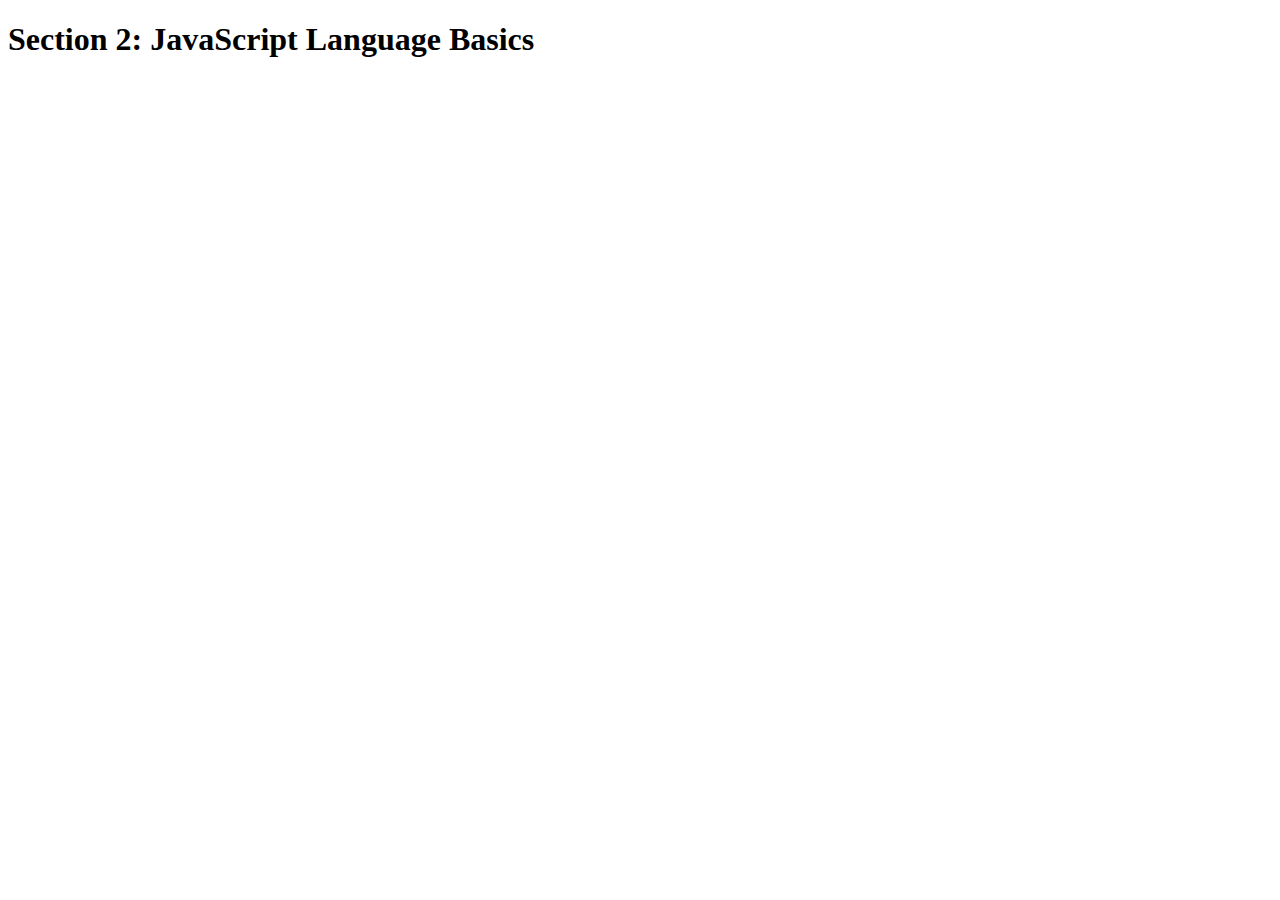
<file: 01-Fundamenetals-pt-1/index.html>
<!DOCTYPE html>
<html lang="en">
  <head>
    <meta charset="UTF-8" />
    <meta name="viewport" content="width=device-width, initial-scale=1.0" />
    <title>Section 2: JavaScript Language Basics</title>
  </head>
  <body>
    <h1>Section 2: JavaScript Language Basics</h1>
    
  </body>

  <p></p>
  <script src="./scritp.js"></script>
</html>
</file>
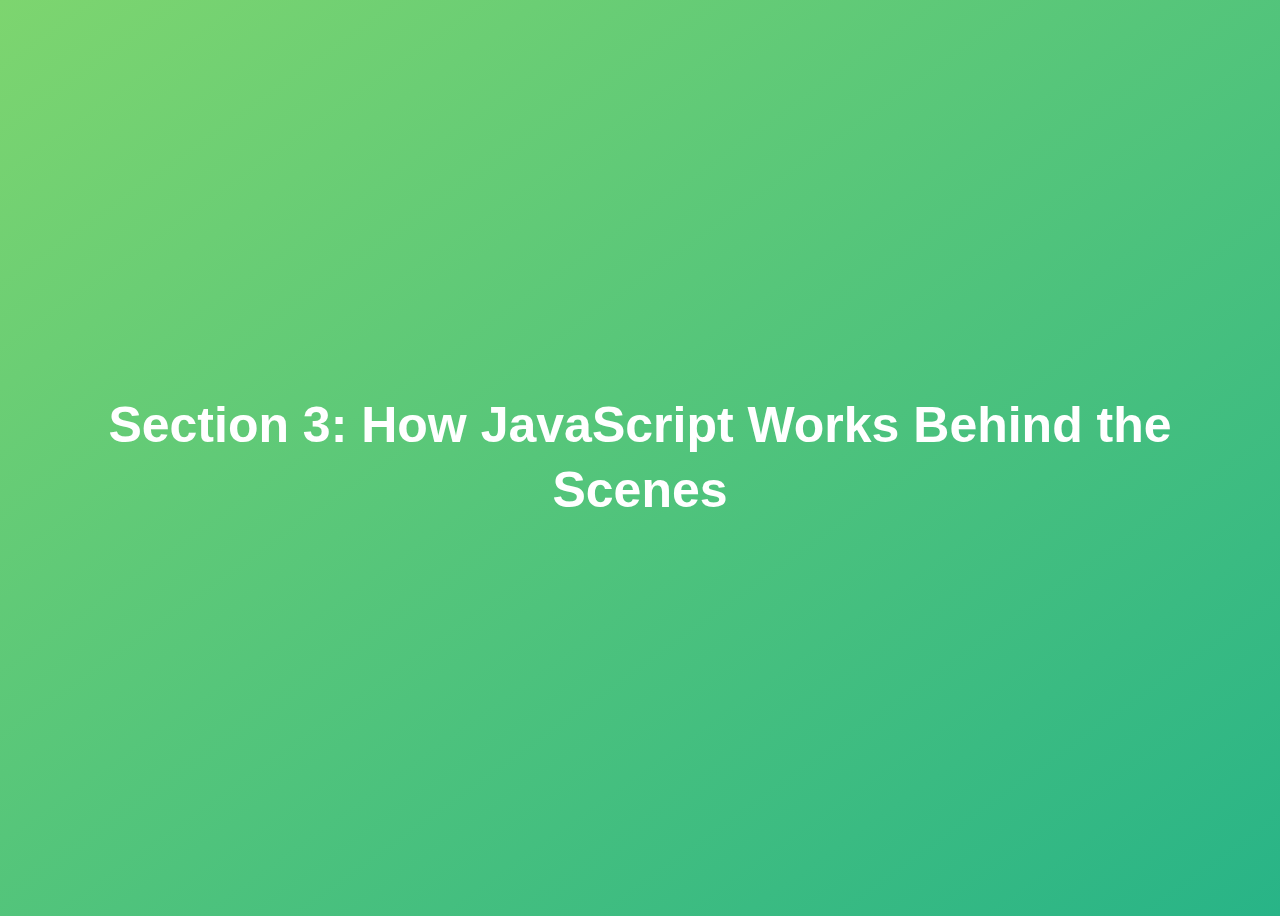
<file: 02-Fundamentals-pt-2/index.html>
<!DOCTYPE html>
<html lang="en">
  <head>
    <meta charset="UTF-8" />
    <meta name="viewport" content="width=device-width, initial-scale=1.0" />
    <title>How JS Works</title>
  </head>
  <style>
    body {
      height: 100vh;
      display: flex;
      align-items: center;
      background: linear-gradient(to top left, #28b487, #7dd56f);
    }
    h1 {
      font-family: sans-serif;
      font-size: 50px;
      line-height: 1.3;
      width: 100%;
      padding: 30px;
      text-align: center;
      color: white;
    }
  </style>

  <body>
    <h1>Section 3: How JavaScript Works Behind the Scenes</h1>
    <script src="script.js"></script>
  </body>
</html>
</file>
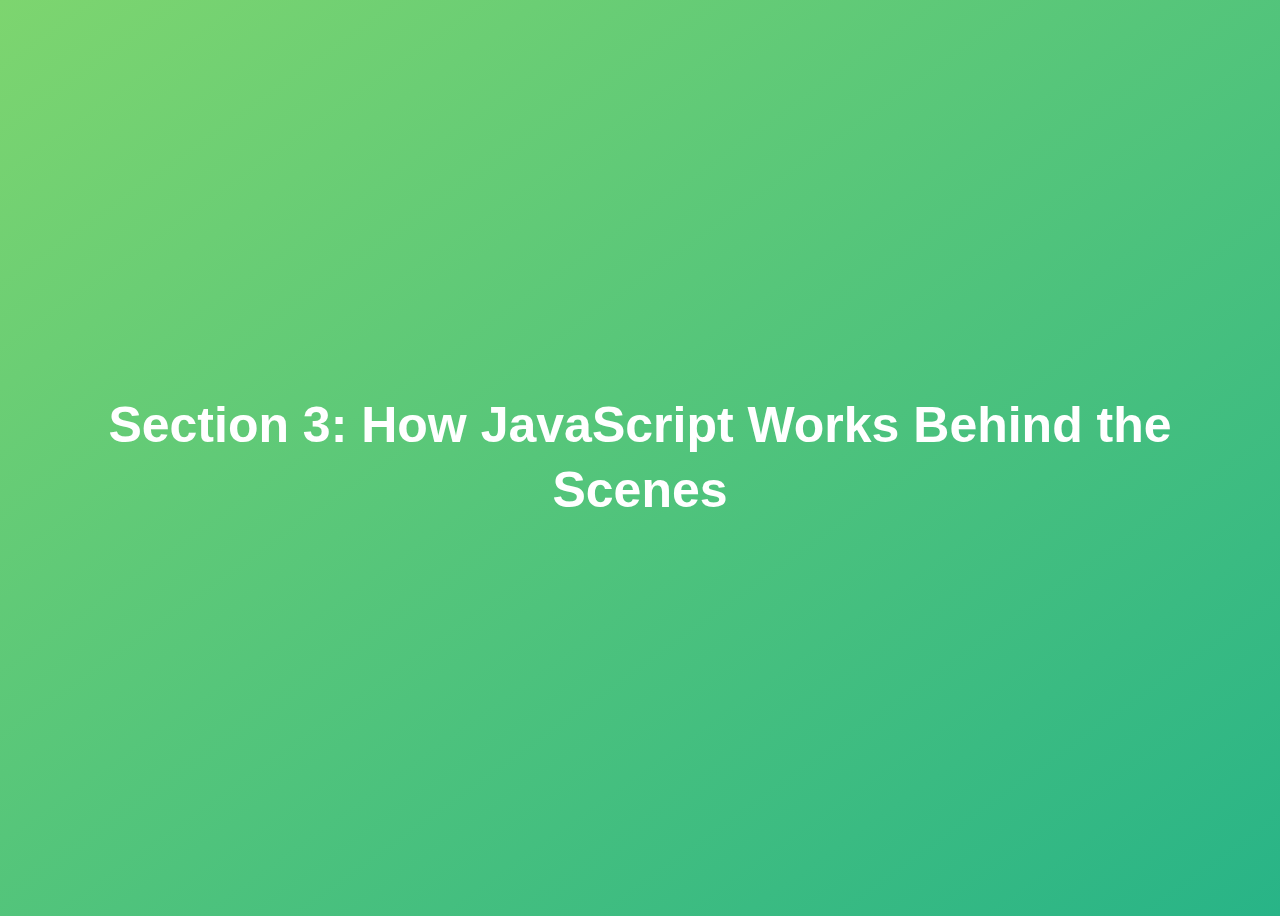
<file: 03-Developers-Skills/index.html>
<!DOCTYPE html>
<html lang="en">
  <head>
    <meta charset="UTF-8" />
    <meta name="viewport" content="width=device-width, initial-scale=1.0" />
    <title>How JS Works</title>
  </head>
  <style>
    body {
      height: 100vh;
      display: flex;
      align-items: center;
      background: linear-gradient(to top left, #28b487, #7dd56f);
    }
    h1 {
      font-family: sans-serif;
      font-size: 50px;
      line-height: 1.3;
      width: 100%;
      padding: 30px;
      text-align: center;
      color: white;
    }
  </style>

  <body>
    <h1>Section 3: How JavaScript Works Behind the Scenes</h1>
    <script src="./script.js"></script>
  </body>
</html>
</file>
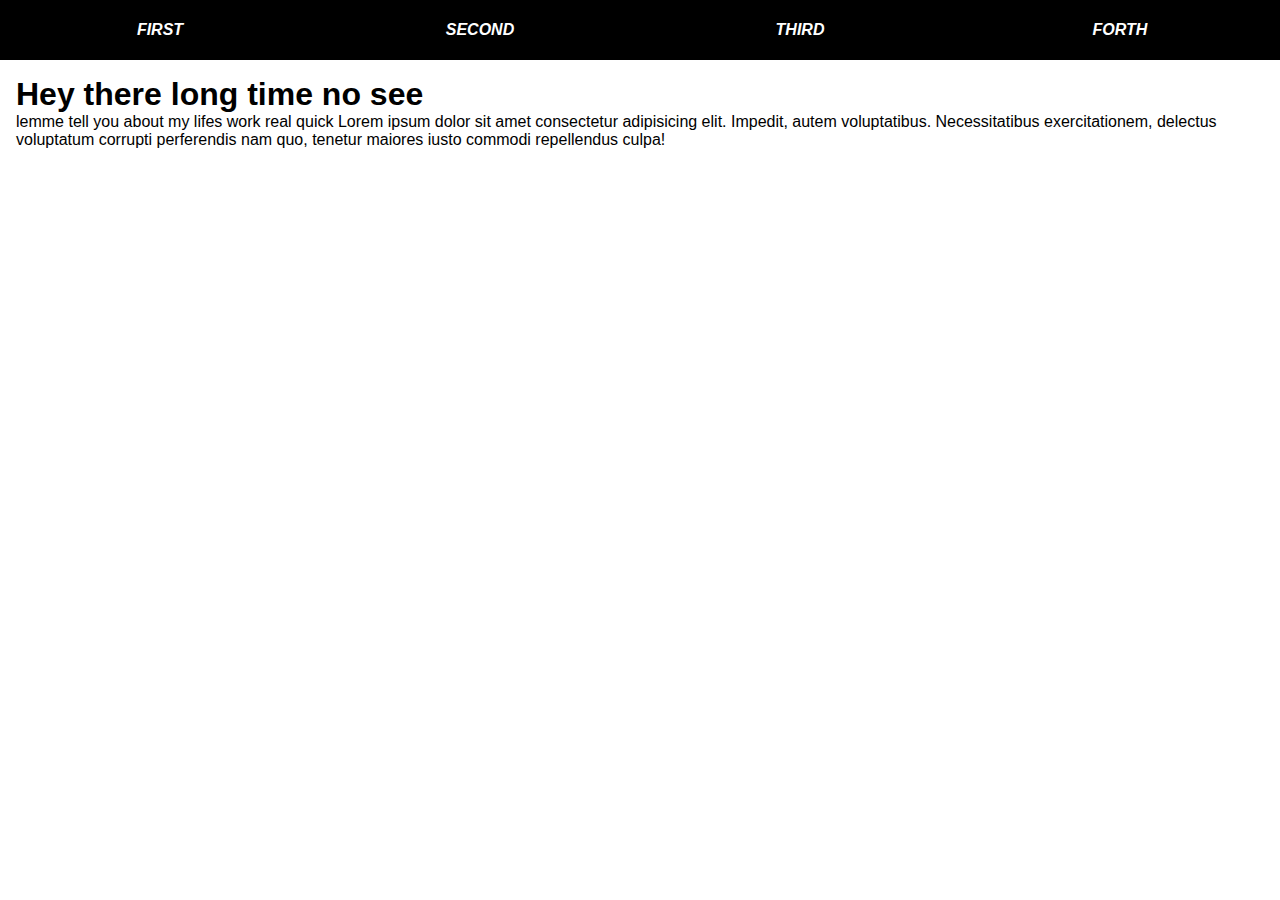
<file: 04-HTML-CSS/index.html>
<!DOCTYPE html>
<html lang="en">
<head>
    <meta charset="UTF-8">
    <meta http-equiv="X-UA-Compatible" content="IE=edge">
    <meta name="viewport" content="width=device-width, initial-scale=1.0">
    <link rel="stylesheet" href="./style.css">
    <title>Html an Css Practice </title>
</head>
<body>
    <header>
<!-- (A) MENU WRAPPER -->
<nav id="hamnav">
    <!-- (B) THE HAMBURGER -->
    <label for="hamburger">&#9776;</label>
    <input type="checkbox" id="hamburger"/>
   
    <!-- (C) MENU ITEMS -->
    <div id="hamitems">
      <a href="a.html">First</a>
      <a href="b.html">Second</a>
      <a href="c.html">Third</a>
      <a href="d.html">Forth</a>
    </div>
  </nav>
    </header>

    <section>
        <h1>Hey there long time no see</h1>
        <p>lemme tell you about my lifes work real quick Lorem ipsum dolor sit amet consectetur adipisicing elit. Impedit, autem voluptatibus. Necessitatibus exercitationem, delectus voluptatum corrupti perferendis nam quo, tenetur maiores iusto commodi repellendus culpa!</p>
    </section>
</body>
</html>
</file>
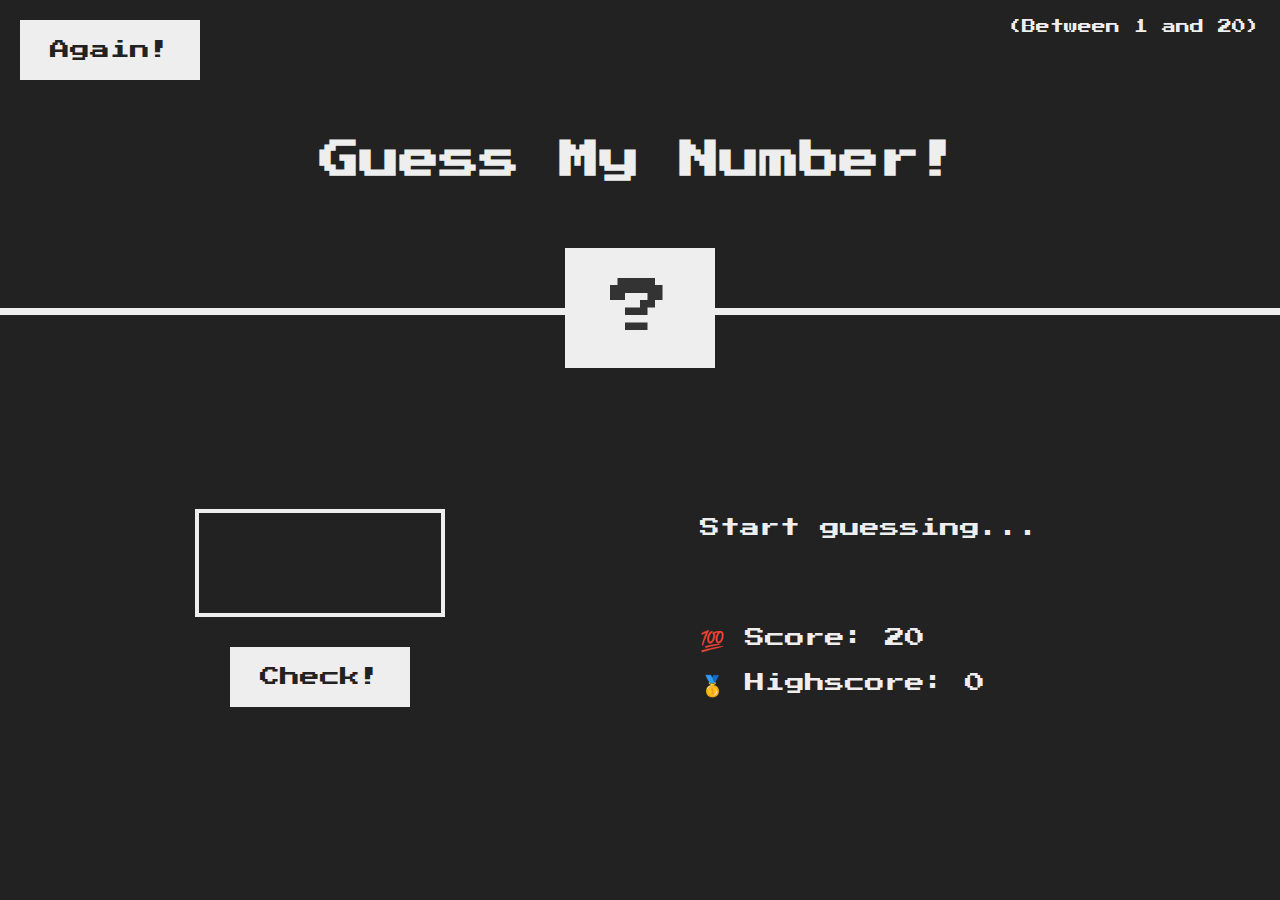
<file: 05-Guess-My-Number/index.html>
<!DOCTYPE html>
<html lang="en">
<head>
    <meta charset="UTF-8">
    <meta http-equiv="X-UA-Compatible" content="IE=edge">
    <meta name="viewport" content="width=device-width, initial-scale=1.0">
    <link rel="stylesheet" href="./styles.css">
    <title>Document</title>
</head>
<body>
    <header>
        <h1>Guess My Number!</h1>
        <p class="between">(Between 1 and 20)</p>
        <button class="btn again">Again!</button>
        <div class="number">?</div>
      </header>
      
      <main>
        <section class="left">
          <input type="number" class="guess" />
          <button class="btn check">Check!</button>
        </section>
        <section class="right">
          <p class="message">Start guessing...</p>
          <p class="label-score">💯 Score: <span class="score">20</span></p>
          <p class="label-highscore">
            🥇 Highscore: <span class="highscore">0</span>
          </p>
        </section>
      </main>
      <script src="./script.js"></script>
</body>
</html>
</file>
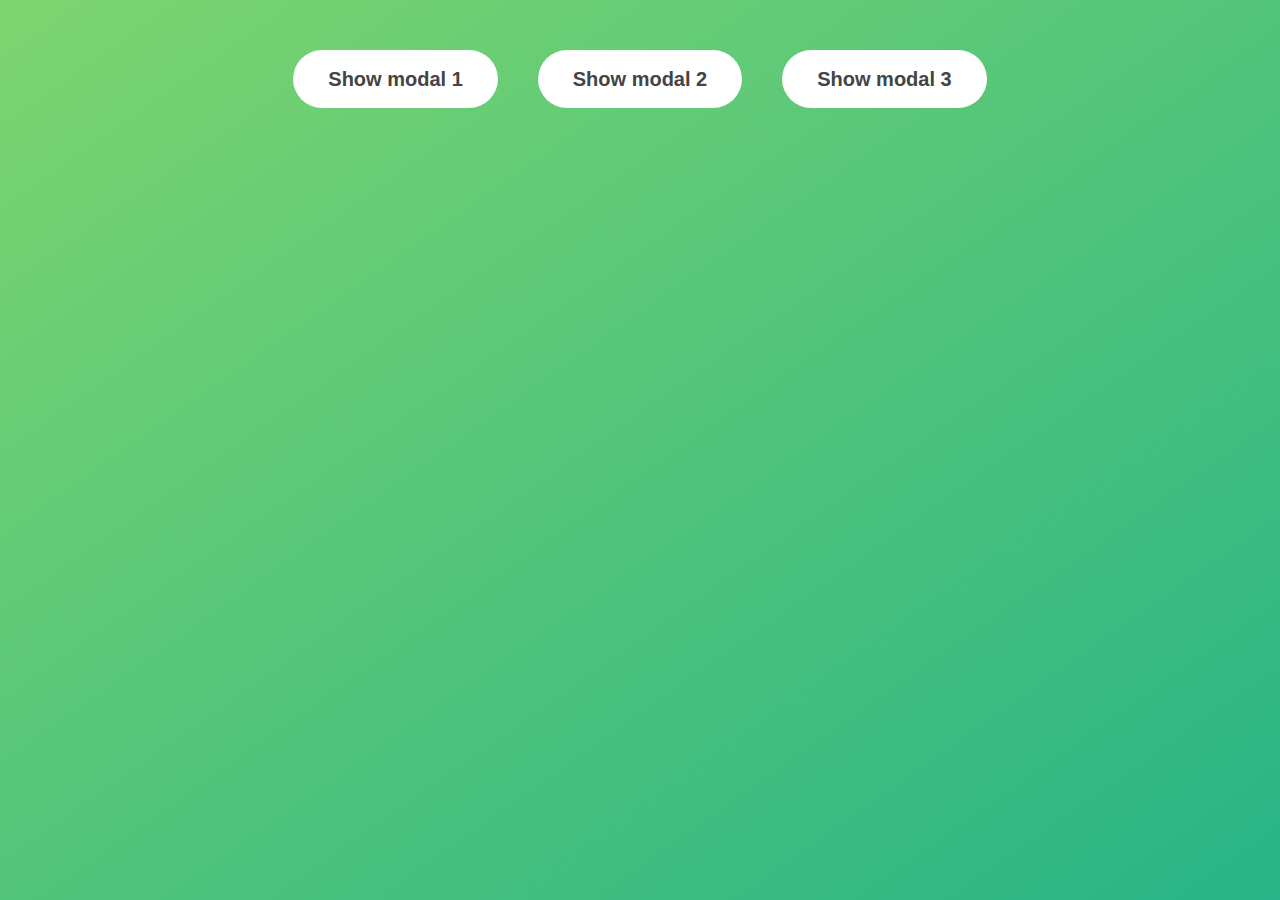
<file: 06-Modal/index.html>
<!DOCTYPE html>
<html lang="en">
<head>
    <meta charset="UTF-8">
    <meta http-equiv="X-UA-Compatible" content="IE=edge">
    <meta name="viewport" content="width=device-width, initial-scale=1.0">
    <link rel="stylesheet" href="./styles.css">
    <title>Model Window</title>
</head>
<body>
    <body>
        <button class="show-modal">Show modal 1</button>
        <button class="show-modal">Show modal 2</button>
        <button class="show-modal">Show modal 3</button>
    
        <div class="modal hidden">
          <button class="close-modal">&times;</button>
          <h1>I'm a modal window 😍</h1>
          <p>
            Lorem ipsum dolor sit amet, consectetur adipisicing elit, sed do eiusmod
            tempor incididunt ut labore et dolore magna aliqua. Ut enim ad minim
            veniam, quis nostrud exercitation ullamco laboris nisi ut aliquip ex ea
            commodo consequat. Duis aute irure dolor in reprehenderit in voluptate
            velit esse cillum dolore eu fugiat nulla pariatur. Excepteur sint
            occaecat cupidatat non proident, sunt in culpa qui officia deserunt
            mollit anim id est laborum.
          </p>
        </div>
        <div class="overlay hidden"></div>
    
        <script src="./script.js"></script>
      </body>
</body>
</html>
</file>
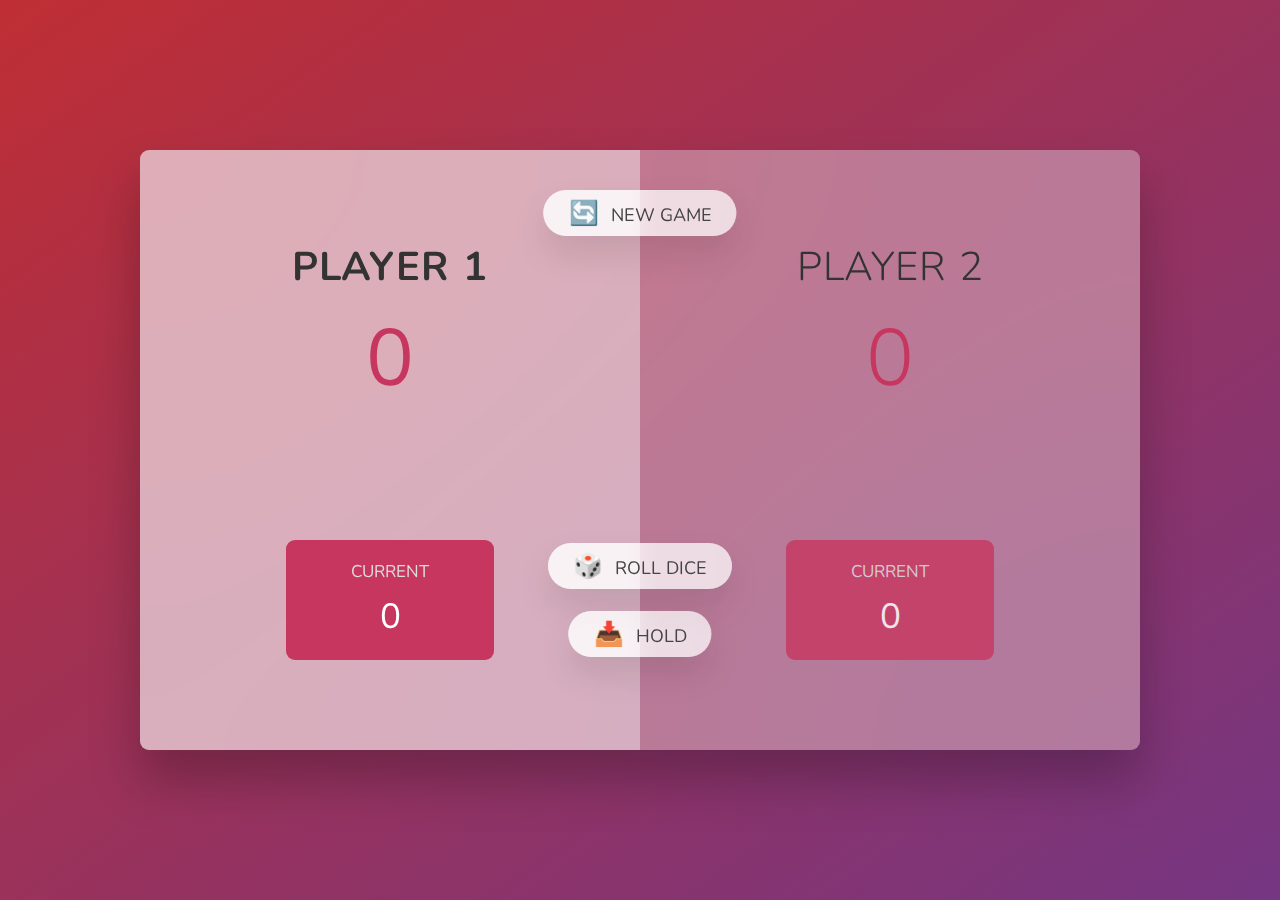
<file: 07-Pig-Game/index.html>
<!DOCTYPE html>
<html lang="en">
<head>
    <meta charset="UTF-8">
    <meta http-equiv="X-UA-Compatible" content="IE=edge">
    <meta name="viewport" content="width=device-width, initial-scale=1.0">
    <link rel="stylesheet" href="./styles.css">
    <title>Document</title>
</head>
<body>
    
    <main>
        <section class="player player--0 player--active">
          <h2 class="name" id="name--0">Player 1</h2>
          <p class="score" id="score--0">43</p>
          <div class="current">
            <p class="current-label">Current</p>
            <p class="current-score" id="current--0">0</p>
          </div>
        </section>
        <section class="player player--1">
          <h2 class="name" id="name--1">Player 2</h2>
          <p class="score" id="score--1">24</p>
          <div class="current">
            <p class="current-label">Current</p>
            <p class="current-score" id="current--1">0</p>
          </div>
        </section>
  
        <img src="dice-5.png" alt="Playing dice" class="dice" />
        <button class="btn btn--new">🔄 New game</button>
        <button class="btn btn--roll">🎲 Roll dice</button>
        <button class="btn btn--hold">📥 Hold</button>
      </main>

    <script src="./script.js"></script>
</body>
</html>
</file>
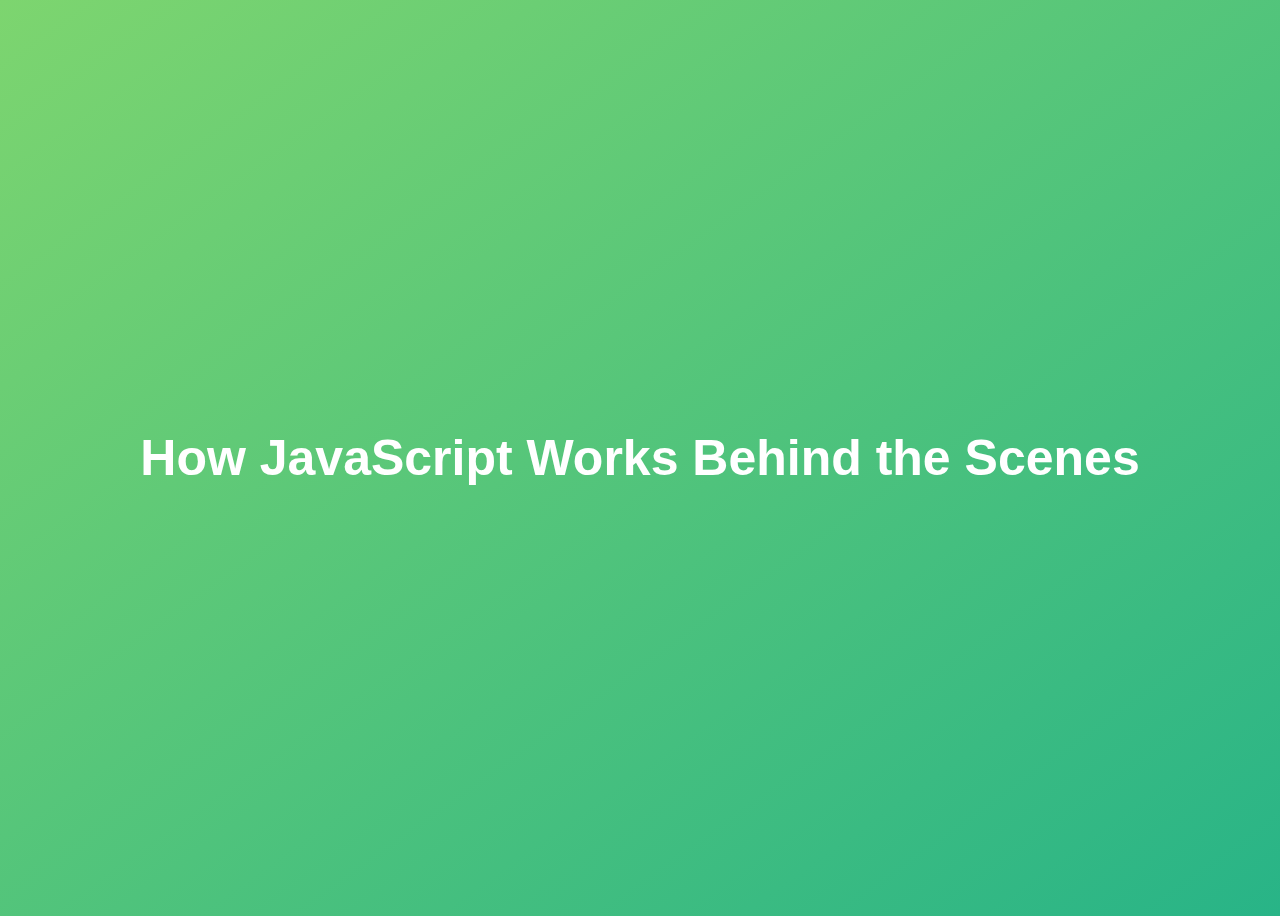
<file: 08-Behind-the-Scenes/index.html>
<!DOCTYPE html>
<html lang="en">
<head>
    <meta charset="UTF-8">
    <meta http-equiv="X-UA-Compatible" content="IE=edge">
    <meta name="viewport" content="width=device-width, initial-scale=1.0">
    <title>How Javascript works behind the scenes</title>
    <style>
        body {
          height: 100vh;
          display: flex;
          align-items: center;
          background: linear-gradient(to top left, #28b487, #7dd56f);
        }
        h1 {
          font-family: sans-serif;
          font-size: 50px;
          line-height: 1.3;
          width: 100%;
          padding: 30px;
          text-align: center;
          color: white;
        }
      </style>
</head>
<body>
    <h1>How JavaScript Works Behind the Scenes</h1>
    <script src="./script.js"></script>
</body>
</html>
</file>
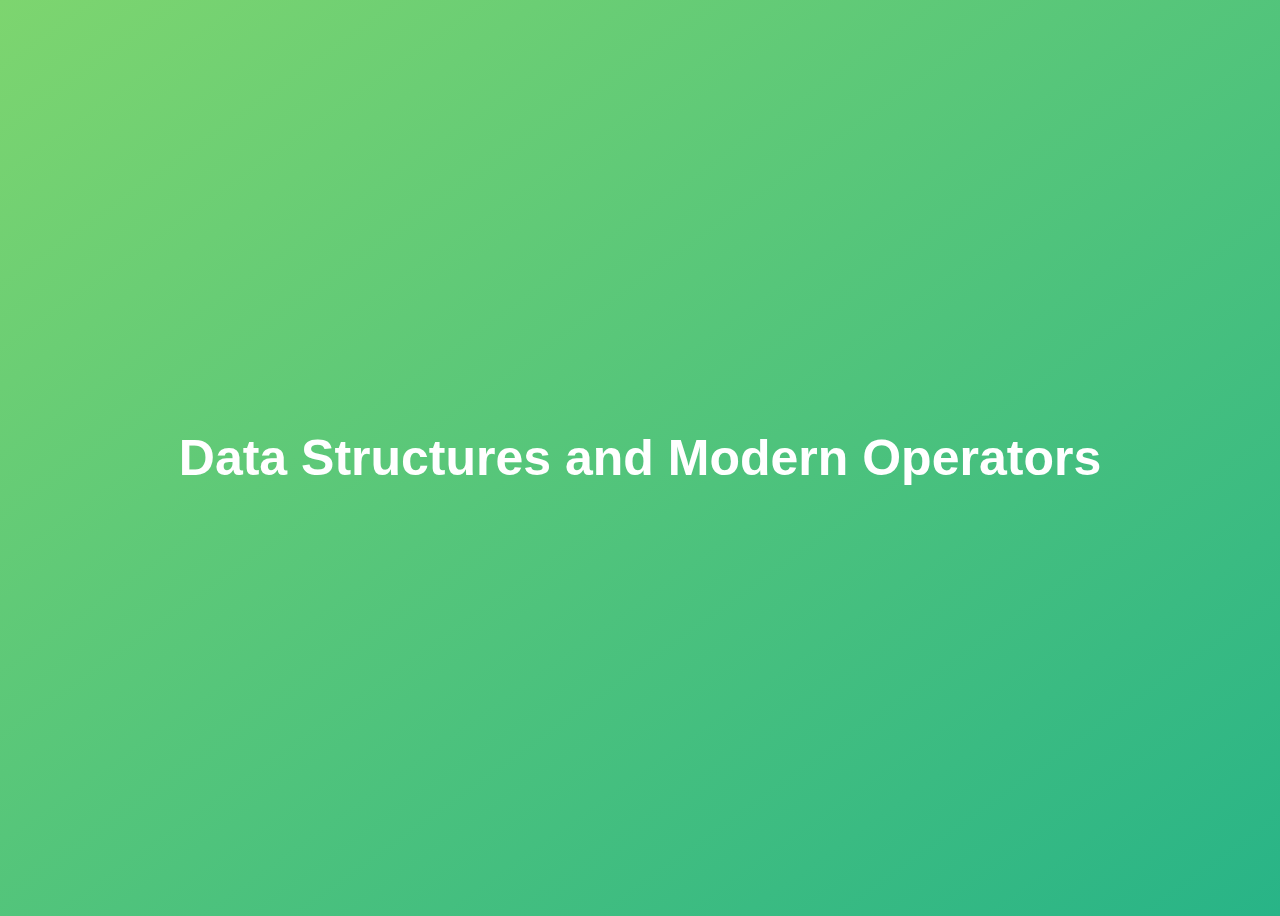
<file: 09-Data-structures-operators/index.html>
<!DOCTYPE html>
<html lang="en">
<head>
    <meta charset="UTF-8">
    <meta http-equiv="X-UA-Compatible" content="IE=edge">
    <meta name="viewport" content="width=device-width, initial-scale=1.0">
    <title>>Data Structures and Modern Operators</title>
    <style>
        body {
          height: 100vh;
          display: flex;
          align-items: center;
          background: linear-gradient(to top left, #28b487, #7dd56f);
        }
        h1 {
          font-family: sans-serif;
          font-size: 50px;
          line-height: 1.3;
          width: 100%;
          padding: 30px;
          text-align: center;
          color: white;
        }
        button {
          width: 50px;
          height: 20px;
          margin: 10px;
        }
        textarea {
          width: 300px;
          height: 100px;
        }
      </style>
</head>
<body>
    <h1>Data Structures and Modern Operators</h1>
    <script src="./script.js"></script>
</body>
</html>
</file>
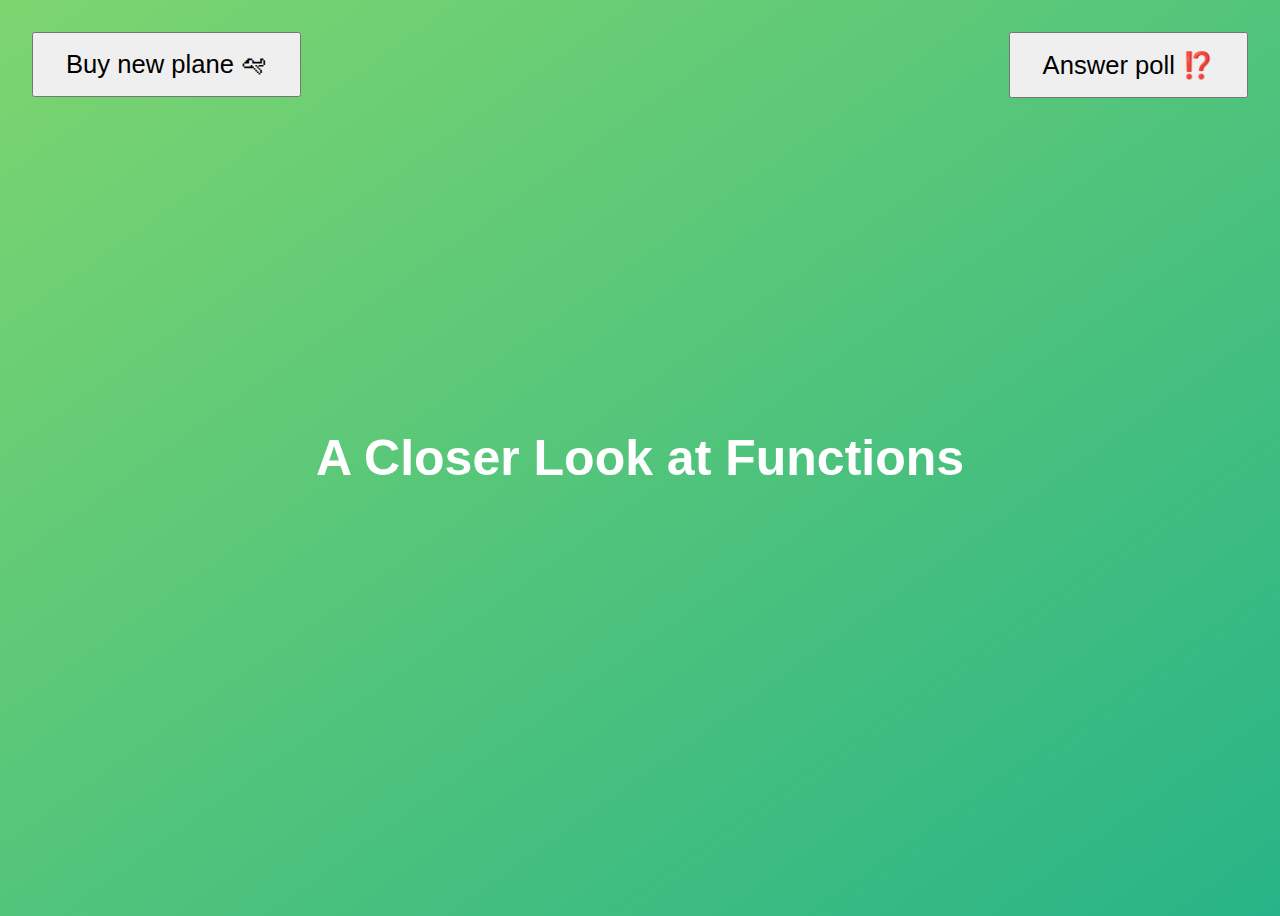
<file: 10-Functions/index.html>
<!DOCTYPE html>
<html lang="en">
  <head>
    <meta charset="UTF-8" />
    <meta name="viewport" content="width=device-width, initial-scale=1.0" />
    <meta http-equiv="X-UA-Compatible" content="ie=edge" />
    <title>A Closer Look at Functions</title>
    <style>
      body {
        height: 100vh;
        display: flex;
        align-items: center;
        background: linear-gradient(to top left, #28b487, #7dd56f);
      }
      h1 {
        font-family: sans-serif;
        font-size: 50px;
        line-height: 1.3;
        width: 100%;
        padding: 30px;
        text-align: center;
        color: white;
      }
      .buy,
      .poll {
        font-size: 1.6rem;
        padding: 1rem 2rem;
        position: absolute;
        top: 2rem;
      }
      .buy {
        left: 2rem;
      }
      .poll {
        right: 2rem;
      }
    </style>
  </head>
  <body>
    <h1>A Closer Look at Functions</h1>
    <button class="buy">Buy new plane 🛩</button>
    <button class="poll">Answer poll ⁉️</button>
    <script src="./script.js"></script>
  </body>
</html>
</file>
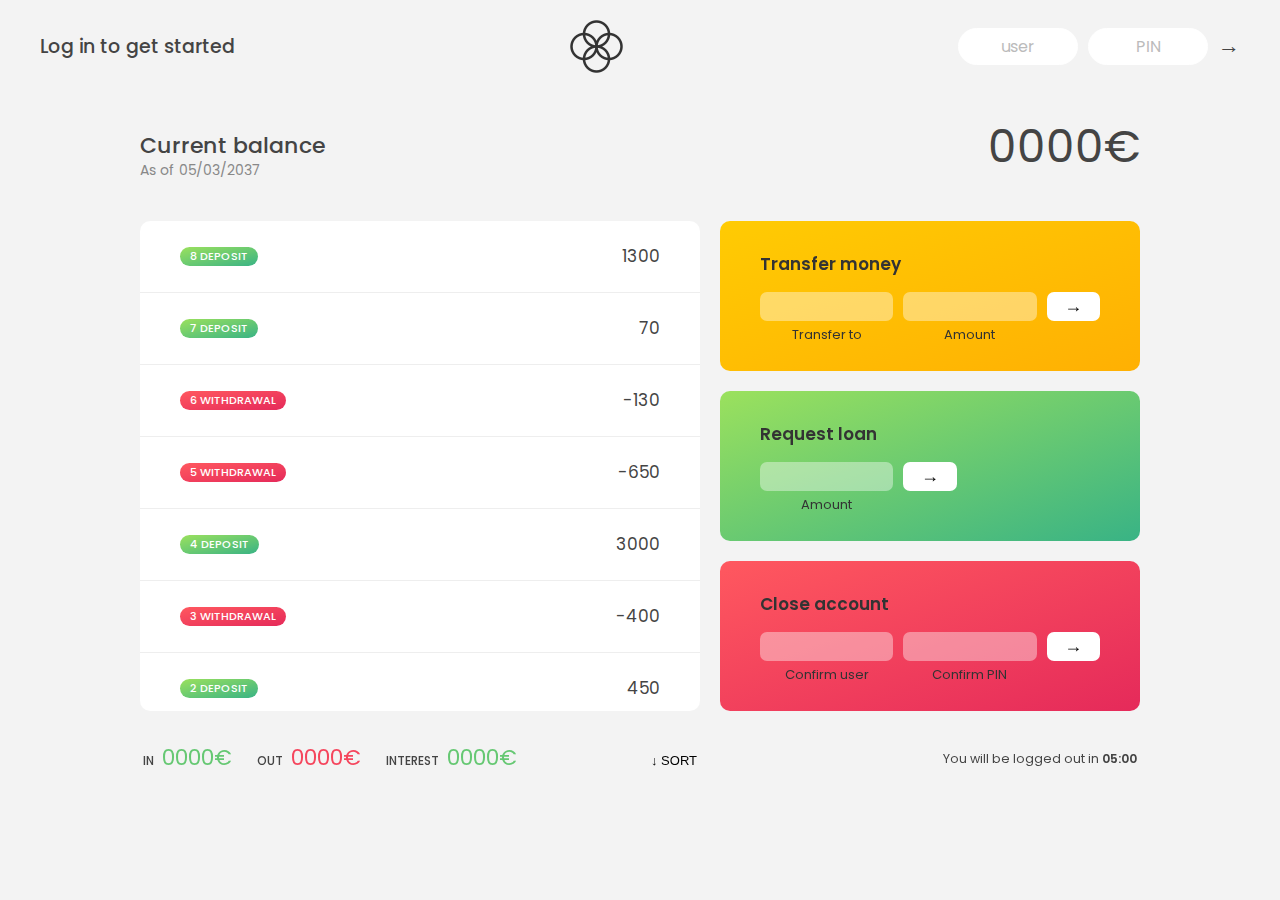
<file: 11-Arrays-Bankist/index.html>
<!DOCTYPE html>
<html lang="en">
  <head>
    <meta charset="UTF-8" />
    <meta name="viewport" content="width=device-width, initial-scale=1.0" />
    <meta http-equiv="X-UA-Compatible" content="ie=edge" />
    <link rel="shortcut icon" type="image/png" href="/icon.png" />

    <link
      href="https://fonts.googleapis.com/css?family=Poppins:400,500,600&display=swap"
      rel="stylesheet"
    />

    <link rel="stylesheet" href="./styles.css" />
    <title>Bankist</title>
  </head>
  <body>
    <!-- TOP NAVIGATION -->
    <nav>
      <p class="welcome">Log in to get started</p>
      <img src="logo.png" alt="Logo" class="logo" />
      <form class="login">
        <input
          type="text"
          placeholder="user"
          class="login__input login__input--user"
        />
        <!-- In practice, use type="password" -->
        <input
          type="text"
          placeholder="PIN"
          maxlength="4"
          class="login__input login__input--pin"
        />
        <button class="login__btn">&rarr;</button>
      </form>
    </nav>

    <main class="app">
      <!-- BALANCE -->
      <div class="balance">
        <div>
          <p class="balance__label">Current balance</p>
          <p class="balance__date">
            As of <span class="date">05/03/2037</span>
          </p>
        </div>
        <p class="balance__value">0000€</p>
      </div>

      <!-- MOVEMENTS -->
      <div class="movements">
        <div class="movements__row">
          <div class="movements__type movements__type--deposit">2 deposit</div>
          <div class="movements__date">3 days ago</div>
          <div class="movements__value">4 000€</div>
        </div>
        <div class="movements__row">
          <div class="movements__type movements__type--withdrawal">
            1 withdrawal
          </div>
          <div class="movements__date">24/01/2037</div>
          <div class="movements__value">-378€</div>
        </div>
      </div>

      <!-- SUMMARY -->
      <div class="summary">
        <p class="summary__label">In</p>
        <p class="summary__value summary__value--in">0000€</p>
        <p class="summary__label">Out</p>
        <p class="summary__value summary__value--out">0000€</p>
        <p class="summary__label">Interest</p>
        <p class="summary__value summary__value--interest">0000€</p>
        <button class="btn--sort">&downarrow; SORT</button>
      </div>

      <!-- OPERATION: TRANSFERS -->
      <div class="operation operation--transfer">
        <h2>Transfer money</h2>
        <form class="form form--transfer">
          <input type="text" class="form__input form__input--to" />
          <input type="number" class="form__input form__input--amount" />
          <button class="form__btn form__btn--transfer">&rarr;</button>
          <label class="form__label">Transfer to</label>
          <label class="form__label">Amount</label>
        </form>
      </div>

      <!-- OPERATION: LOAN -->
      <div class="operation operation--loan">
        <h2>Request loan</h2>
        <form class="form form--loan">
          <input type="number" class="form__input form__input--loan-amount" />
          <button class="form__btn form__btn--loan">&rarr;</button>
          <label class="form__label form__label--loan">Amount</label>
        </form>
      </div>

      <!-- OPERATION: CLOSE -->
      <div class="operation operation--close">
        <h2>Close account</h2>
        <form class="form form--close">
          <input type="text" class="form__input form__input--user" />
          <input
            type="password"
            maxlength="6"
            class="form__input form__input--pin"
          />
          <button class="form__btn form__btn--close">&rarr;</button>
          <label class="form__label">Confirm user</label>
          <label class="form__label">Confirm PIN</label>
        </form>
      </div>

      <!-- LOGOUT TIMER -->
      <p class="logout-timer">
        You will be logged out in <span class="timer">05:00</span>
      </p>
    </main>

    <!-- <footer>
      &copy; by Jonas Schmedtmann. Don't claim as your own :)
    </footer> -->

    <script src="./script.js"></script>
  </body>
</html>
</file>
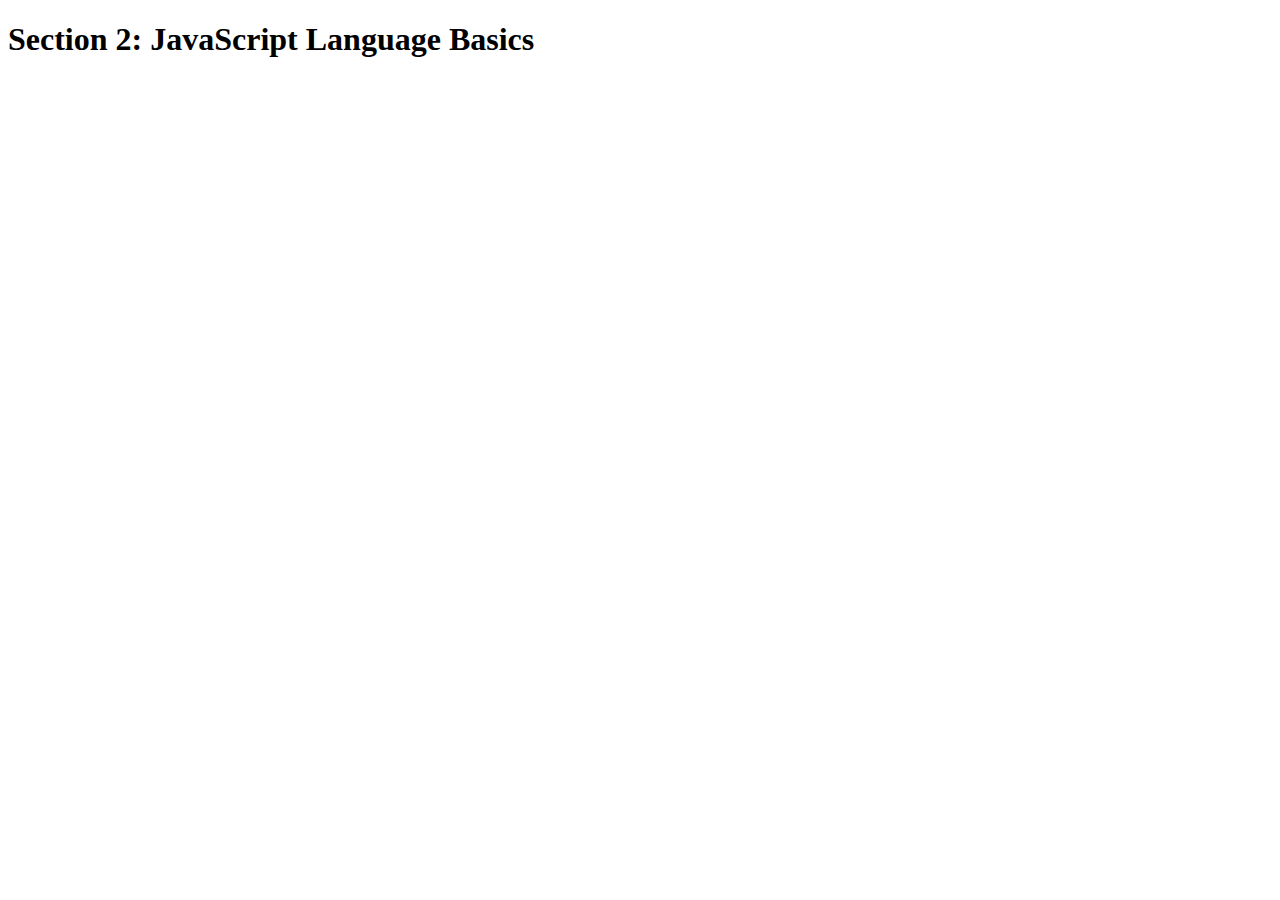
<file: Practice-assignments/index.html>
<!DOCTYPE html>
<html lang="en">
  <head>
    <meta charset="UTF-8" />
    <meta name="viewport" content="width=device-width, initial-scale=1.0" />
    <title>Section 2: JavaScript Language Basics</title>
  </head>
  <body>
    <h1>Section 2: JavaScript Language Basics</h1>
    
  </body>

  <p></p>
  <script src="./scrip.js"></script>
</html>
</file>
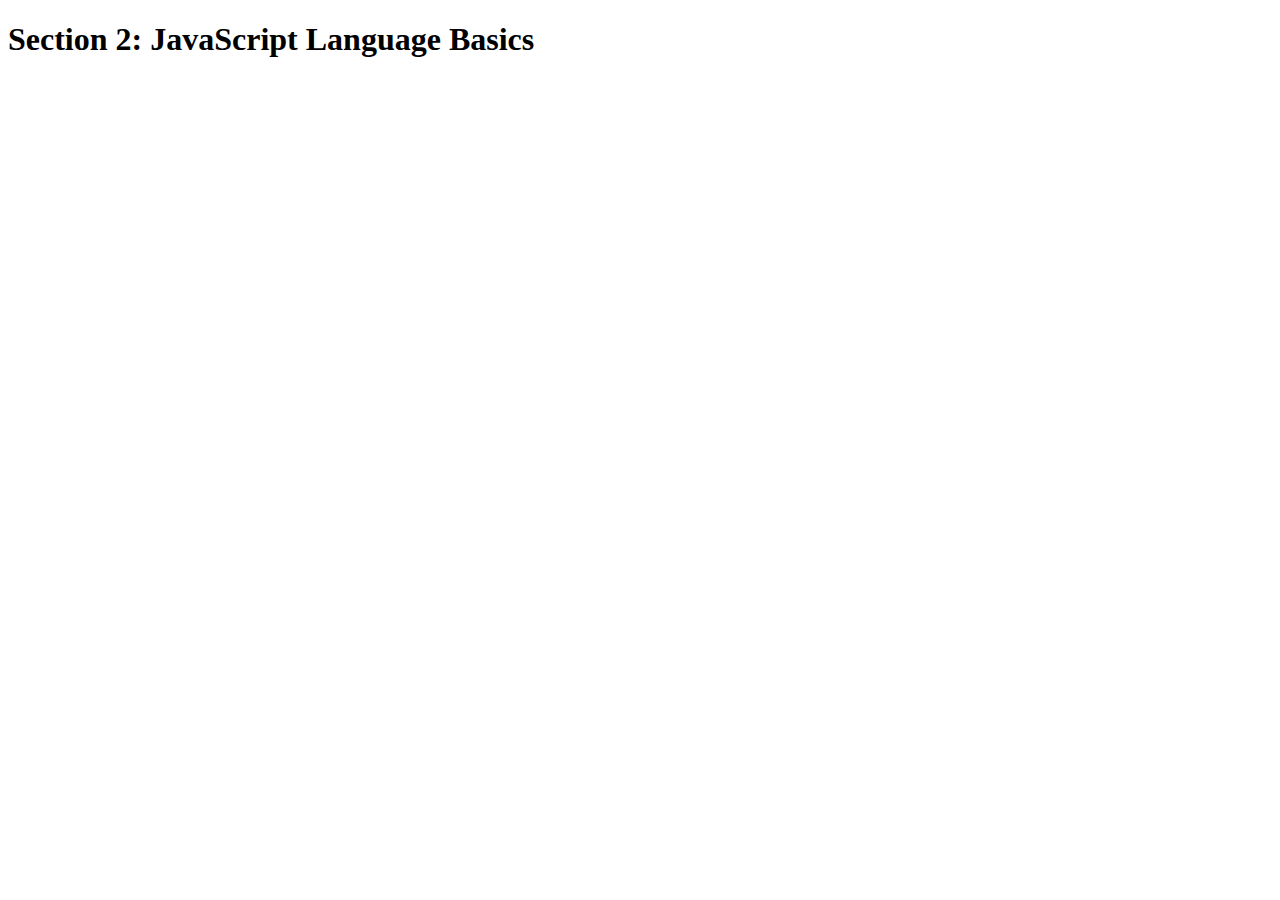
<file: section2/index.html>
<!DOCTYPE html>
<html lang="en">
  <head>
    <meta charset="UTF-8" />
    <meta name="viewport" content="width=device-width, initial-scale=1.0" />
    <title>Section 2: JavaScript Language Basics</title>
  </head>
  <body>
    <h1>Section 2: JavaScript Language Basics</h1>
    
  </body>

  <p></p>
  <script src="script.js"></script>
</html>
</file>
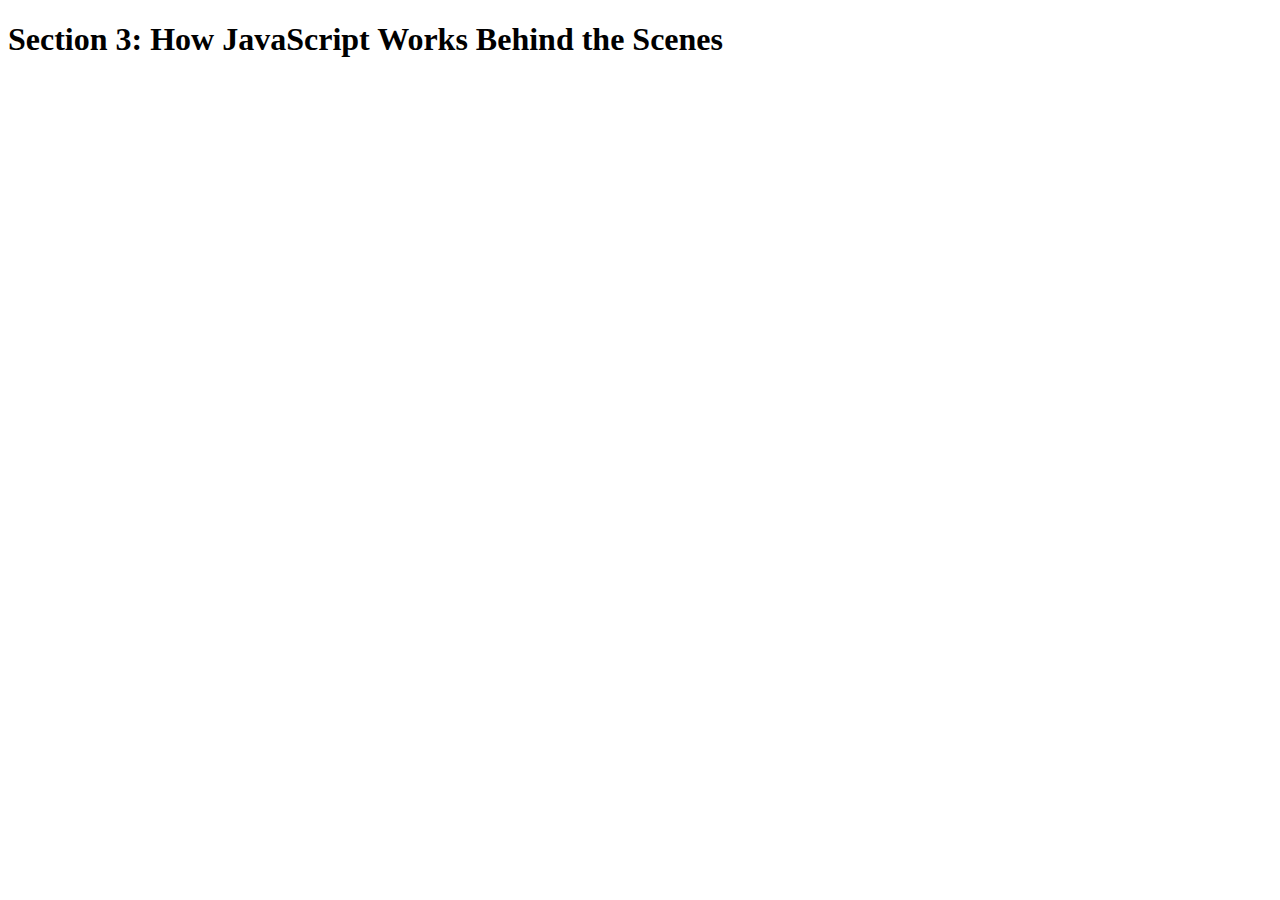
<file: section3/index.html>
<!DOCTYPE html>
<html lang="en">
  <head>
    <meta charset="UTF-8" />
    <meta name="viewport" content="width=device-width, initial-scale=1.0" />
    <title>How JS Works</title>
  </head>
  <body>
    <h1>Section 3: How JavaScript Works Behind the Scenes</h1>
    <script src="script.js"></script>
  </body>
</html>
</file>
<file: 04-HTML-CSS/style.css>
*{
border: 0;
padding: 0;
margin: 0;
font-family: Arial, Helvetica, sans-serif;
}

/* .nav-items{
    display: flex;
} */

.nav-items a {
    width: 20%;
    padding: 10px;
    color: white;
    text-decoration: none;
    text-align: center;
}

/* [ON BIG SCREEN] */
/* (A) WRAPPER */
#hamnav {
    width: 100%;
    background: #000;
  }
  
  /* (B) HORIZONTAL MENU ITEMS */
  #hamitems { display: flex; }
  #hamitems a {
    flex-grow: 1;
    flex-basis: 0;
    padding: 10px;
    color: white;
    text-decoration: none;
    text-align: center;
  }
  #hamitems a:hover { background: #401408; }
  
  /* (C) HIDE HAMBURGER */
  #hamnav label, #hamburger { display: none; }

li{
    display: inline;
    float:right; 
}

a{
    margin: .7rem;
    text-decoration: none;
    text-transform: uppercase;
    font-style: italic;  
    font-weight: bold;
}

a:hover {
    color:rgb(233, 157, 16);
    text-decoration-line: underline;
}

section{
    margin: 1rem;
}

/* [ON SMALL SCREENS] */
@media screen and (max-width: 768px){
    /* (A) BREAK INTO VERTICAL MENU */
    #hamitems a {
      box-sizing: border-box;
      display: block;
      width: 100%;
      border-top: 1px solid #333;
    }
    /* (B) SHOW HAMBURGER ICON */
    #hamnav label { 
      display: inline-block; 
      color: white;
      background: #a02620;
      font-style: normal;
      font-size: 1.2em;
      padding: 10px;
    }
  
    /* (C) TOGGLE SHOW/HIDE MENU */
    #hamitems { display: none; }
    #hamnav input:checked ~ #hamitems { display: block; }
  }
</file>
<file: 05-Guess-My-Number/styles.css>
@import url('https://fonts.googleapis.com/css?family=Press+Start+2P&display=swap');

* {
  margin: 0;
  padding: 0;
  box-sizing: inherit;
}

html {
  font-size: 62.5%;
  box-sizing: border-box;
}

body {
  font-family: 'Press Start 2P', sans-serif;
  color: #eee;
  background-color: #222;
  /* background-color: #60b347; */
}

/* LAYOUT */
header {
  position: relative;
  height: 35vh;
  border-bottom: 7px solid #eee;
}

main {
  height: 65vh;
  color: #eee;
  display: flex;
  align-items: center;
  justify-content: space-around;
}

.left {
  width: 52rem;
  display: flex;
  flex-direction: column;
  align-items: center;
}

.right {
  width: 52rem;
  font-size: 2rem;
}

/* ELEMENTS STYLE */
h1 {
  font-size: 4rem;
  text-align: center;
  position: absolute;
  width: 100%;
  top: 52%;
  left: 50%;
  transform: translate(-50%, -50%);
}

.number {
  background: #eee;
  color: #333;
  font-size: 6rem;
  width: 15rem;
  padding: 3rem 0rem;
  text-align: center;
  position: absolute;
  bottom: 0;
  left: 50%;
  transform: translate(-50%, 50%);
}

.between {
  font-size: 1.4rem;
  position: absolute;
  top: 2rem;
  right: 2rem;
}

.again {
  position: absolute;
  top: 2rem;
  left: 2rem;
}

.guess {
  background: none;
  border: 4px solid #eee;
  font-family: inherit;
  color: inherit;
  font-size: 5rem;
  padding: 2.5rem;
  width: 25rem;
  text-align: center;
  display: block;
  margin-bottom: 3rem;
}

.btn {
  border: none;
  background-color: #eee;
  color: #222;
  font-size: 2rem;
  font-family: inherit;
  padding: 2rem 3rem;
  cursor: pointer;
}

.btn:hover {
  background-color: #ccc;
}

.message {
  margin-bottom: 8rem;
  height: 3rem;
}

.label-score {
  margin-bottom: 2rem;
}
</file>
<file: 06-Modal/styles.css>
* {
    margin: 0;
    padding: 0;
    box-sizing: inherit;
  }
  
  html {
    font-size: 62.5%;
    box-sizing: border-box;
  }
  
  body {
    font-family: sans-serif;
    color: #333;
    line-height: 1.5;
    height: 100vh;
    position: relative;
    display: flex;
    align-items: flex-start;
    justify-content: center;
    background: linear-gradient(to top left, #28b487, #7dd56f);
  }
  
  .show-modal {
    font-size: 2rem;
    font-weight: 600;
    padding: 1.75rem 3.5rem;
    margin: 5rem 2rem;
    border: none;
    background-color: #fff;
    color: #444;
    border-radius: 10rem;
    cursor: pointer;
  }
  
  .close-modal {
    position: absolute;
    top: 1.2rem;
    right: 2rem;
    font-size: 5rem;
    color: #333;
    cursor: pointer;
    border: none;
    background: none;
  }
  
  h1 {
    font-size: 2.5rem;
    margin-bottom: 2rem;
  }
  
  p {
    font-size: 1.8rem;
  }
  
  /* -------------------------- */
  /* CLASSES TO MAKE MODAL WORK */
  .hidden {
    display: none;
  }
  
  .modal {
    position: absolute;
    top: 50%;
    left: 50%;
    transform: translate(-50%, -50%);
    width: 70%;
  
    background-color: white;
    padding: 6rem;
    border-radius: 5px;
    box-shadow: 0 3rem 5rem rgba(0, 0, 0, 0.3);
    z-index: 10;
  }
  
  .overlay {
    position: absolute;
    top: 0;
    left: 0;
    width: 100%;
    height: 100%;
    background-color: rgba(0, 0, 0, 0.6);
    backdrop-filter: blur(3px);
    z-index: 5;
  }
</file>
<file: 07-Pig-Game/styles.css>
@import url('https://fonts.googleapis.com/css2?family=Nunito&display=swap');

* {
  margin: 0;
  padding: 0;
  box-sizing: inherit;
}

html {
  font-size: 62.5%;
  box-sizing: border-box;
}

body {
  font-family: 'Nunito', sans-serif;
  font-weight: 400;
  height: 100vh;
  color: #333;
  background-image: linear-gradient(to top left, #753682 0%, #bf2e34 100%);
  display: flex;
  align-items: center;
  justify-content: center;
}

/* LAYOUT */
main {
  position: relative;
  width: 100rem;
  height: 60rem;
  background-color: rgba(255, 255, 255, 0.35);
  backdrop-filter: blur(200px);
  filter: blur();
  box-shadow: 0 3rem 5rem rgba(0, 0, 0, 0.25);
  border-radius: 9px;
  overflow: hidden;
  display: flex;
}

.player {
  flex: 50%;
  padding: 9rem;
  display: flex;
  flex-direction: column;
  align-items: center;
  transition: all 0.75s;
}

/* ELEMENTS */
.name {
  position: relative;
  font-size: 4rem;
  text-transform: uppercase;
  letter-spacing: 1px;
  word-spacing: 2px;
  font-weight: 300;
  margin-bottom: 1rem;
}

.score {
  font-size: 8rem;
  font-weight: 300;
  color: #c7365f;
  margin-bottom: auto;
}

.player--active {
  background-color: rgba(255, 255, 255, 0.4);
}
.player--active .name {
  font-weight: 700;
}
.player--active .score {
  font-weight: 400;
}

.player--active .current {
  opacity: 1;
}

.current {
  background-color: #c7365f;
  opacity: 0.8;
  border-radius: 9px;
  color: #fff;
  width: 65%;
  padding: 2rem;
  text-align: center;
  transition: all 0.75s;
}

.current-label {
  text-transform: uppercase;
  margin-bottom: 1rem;
  font-size: 1.7rem;
  color: #ddd;
}

.current-score {
  font-size: 3.5rem;
}

/* ABSOLUTE POSITIONED ELEMENTS */
.btn {
  position: absolute;
  left: 50%;
  transform: translateX(-50%);
  color: #444;
  background: none;
  border: none;
  font-family: inherit;
  font-size: 1.8rem;
  text-transform: uppercase;
  cursor: pointer;
  font-weight: 400;
  transition: all 0.2s;

  background-color: white;
  background-color: rgba(255, 255, 255, 0.6);
  backdrop-filter: blur(10px);

  padding: 0.7rem 2.5rem;
  border-radius: 50rem;
  box-shadow: 0 1.75rem 3.5rem rgba(0, 0, 0, 0.1);
}

.btn::first-letter {
  font-size: 2.4rem;
  display: inline-block;
  margin-right: 0.7rem;
}

.btn--new {
  top: 4rem;
}
.btn--roll {
  top: 39.3rem;
}
.btn--hold {
  top: 46.1rem;
}

.btn:active {
  transform: translate(-50%, 3px);
  box-shadow: 0 1rem 2rem rgba(0, 0, 0, 0.15);
}

.btn:focus {
  outline: none;
}

.dice {
  position: absolute;
  left: 50%;
  top: 16.5rem;
  transform: translateX(-50%);
  height: 10rem;
  box-shadow: 0 2rem 5rem rgba(0, 0, 0, 0.2);
}

.player--winner {
  background-color: #2f2f2f;
}

.player--winner .name {
  font-weight: 700;
  color: #c7365f;
}

.hidden {
    display: none;
}
</file>
<file: 11-Arrays-Bankist/styles.css>
/*
 * Use this CSS to learn some intersting techniques,
 * in case you're wondering how I built the UI.
 * Have fun! 😁
 */

 * {
    margin: 0;
    padding: 0;
    box-sizing: inherit;
  }
  
  html {
    font-size: 62.5%;
    box-sizing: border-box;
  }
  
  body {
    font-family: "Poppins", sans-serif;
    color: #444;
    background-color: #f3f3f3;
    height: 100vh;
    padding: 2rem;
  }
  
  nav {
    display: flex;
    justify-content: space-between;
    align-items: center;
    padding: 0 2rem;
  }
  
  .welcome {
    font-size: 1.9rem;
    font-weight: 500;
  }
  
  .logo {
    height: 5.25rem;
  }
  
  .login {
    display: flex;
  }
  
  .login__input {
    border: none;
    padding: 0.5rem 2rem;
    font-size: 1.6rem;
    font-family: inherit;
    text-align: center;
    width: 12rem;
    border-radius: 10rem;
    margin-right: 1rem;
    color: inherit;
    border: 1px solid #fff;
    transition: all 0.3s;
  }
  
  .login__input:focus {
    outline: none;
    border: 1px solid #ccc;
  }
  
  .login__input::placeholder {
    color: #bbb;
  }
  
  .login__btn {
    border: none;
    background: none;
    font-size: 2.2rem;
    color: inherit;
    cursor: pointer;
    transition: all 0.3s;
  }
  
  .login__btn:hover,
  .login__btn:focus,
  .btn--sort:hover,
  .btn--sort:focus {
    outline: none;
    color: #777;
  }
  
  /* MAIN */
  .app {
    position: relative;
    max-width: 100rem;
    margin: 4rem auto;
    display: grid;
    grid-template-columns: 4fr 3fr;
    grid-template-rows: auto repeat(3, 15rem) auto;
    gap: 2rem;
  
    /* NOTE This creates the fade in/out anumation */
    /* opacity: 0; */
    transition: all 1s;
  }
  
  .balance {
    grid-column: 1 / span 2;
    display: flex;
    align-items: flex-end;
    justify-content: space-between;
    margin-bottom: 2rem;
  }
  
  .balance__label {
    font-size: 2.2rem;
    font-weight: 500;
    margin-bottom: -0.2rem;
  }
  
  .balance__date {
    font-size: 1.4rem;
    color: #888;
  }
  
  .balance__value {
    font-size: 4.5rem;
    font-weight: 400;
  }
  
  /* MOVEMENTS */
  .movements {
    grid-row: 2 / span 3;
    background-color: #fff;
    border-radius: 1rem;
    overflow: scroll;
  }
  
  .movements__row {
    padding: 2.25rem 4rem;
    display: flex;
    align-items: center;
    border-bottom: 1px solid #eee;
  }
  
  .movements__type {
    font-size: 1.1rem;
    text-transform: uppercase;
    font-weight: 500;
    color: #fff;
    padding: 0.1rem 1rem;
    border-radius: 10rem;
    margin-right: 2rem;
  }
  
  .movements__date {
    font-size: 1.1rem;
    text-transform: uppercase;
    font-weight: 500;
    color: #666;
  }
  
  .movements__type--deposit {
    background-image: linear-gradient(to top left, #39b385, #9be15d);
  }
  
  .movements__type--withdrawal {
    background-image: linear-gradient(to top left, #e52a5a, #ff585f);
  }
  
  .movements__value {
    font-size: 1.7rem;
    margin-left: auto;
  }
  
  /* SUMMARY */
  .summary {
    grid-row: 5 / 6;
    display: flex;
    align-items: baseline;
    padding: 0 0.3rem;
    margin-top: 1rem;
  }
  
  .summary__label {
    font-size: 1.2rem;
    font-weight: 500;
    text-transform: uppercase;
    margin-right: 0.8rem;
  }
  
  .summary__value {
    font-size: 2.2rem;
    margin-right: 2.5rem;
  }
  
  .summary__value--in,
  .summary__value--interest {
    color: #66c873;
  }
  
  .summary__value--out {
    color: #f5465d;
  }
  
  .btn--sort {
    margin-left: auto;
    border: none;
    background: none;
    font-size: 1.3rem;
    font-weight: 500;
    cursor: pointer;
  }
  
  /* OPERATIONS */
  .operation {
    border-radius: 1rem;
    padding: 3rem 4rem;
    color: #333;
  }
  
  .operation--transfer {
    background-image: linear-gradient(to top left, #ffb003, #ffcb03);
  }
  
  .operation--loan {
    background-image: linear-gradient(to top left, #39b385, #9be15d);
  }
  
  .operation--close {
    background-image: linear-gradient(to top left, #e52a5a, #ff585f);
  }
  
  h2 {
    margin-bottom: 1.5rem;
    font-size: 1.7rem;
    font-weight: 600;
    color: #333;
  }
  
  .form {
    display: grid;
    grid-template-columns: 2.5fr 2.5fr 1fr;
    grid-template-rows: auto auto;
    gap: 0.4rem 1rem;
  }
  
  /* Exceptions for interst */
  .form.form--loan {
    grid-template-columns: 2.5fr 1fr 2.5fr;
  }
  .form__label--loan {
    grid-row: 2;
  }
  /* End exceptions */
  
  .form__input {
    width: 100%;
    border: none;
    background-color: rgba(255, 255, 255, 0.4);
    font-family: inherit;
    font-size: 1.5rem;
    text-align: center;
    color: #333;
    padding: 0.3rem 1rem;
    border-radius: 0.7rem;
    transition: all 0.3s;
  }
  
  .form__input:focus {
    outline: none;
    background-color: rgba(255, 255, 255, 0.6);
  }
  
  .form__label {
    font-size: 1.3rem;
    text-align: center;
  }
  
  .form__btn {
    border: none;
    border-radius: 0.7rem;
    font-size: 1.8rem;
    background-color: #fff;
    cursor: pointer;
    transition: all 0.3s;
  }
  
  .form__btn:focus {
    outline: none;
    background-color: rgba(255, 255, 255, 0.8);
  }
  
  .logout-timer {
    padding: 0 0.3rem;
    margin-top: 1.9rem;
    text-align: right;
    font-size: 1.25rem;
  }
  
  .timer {
    font-weight: 600;
  }
</file>
